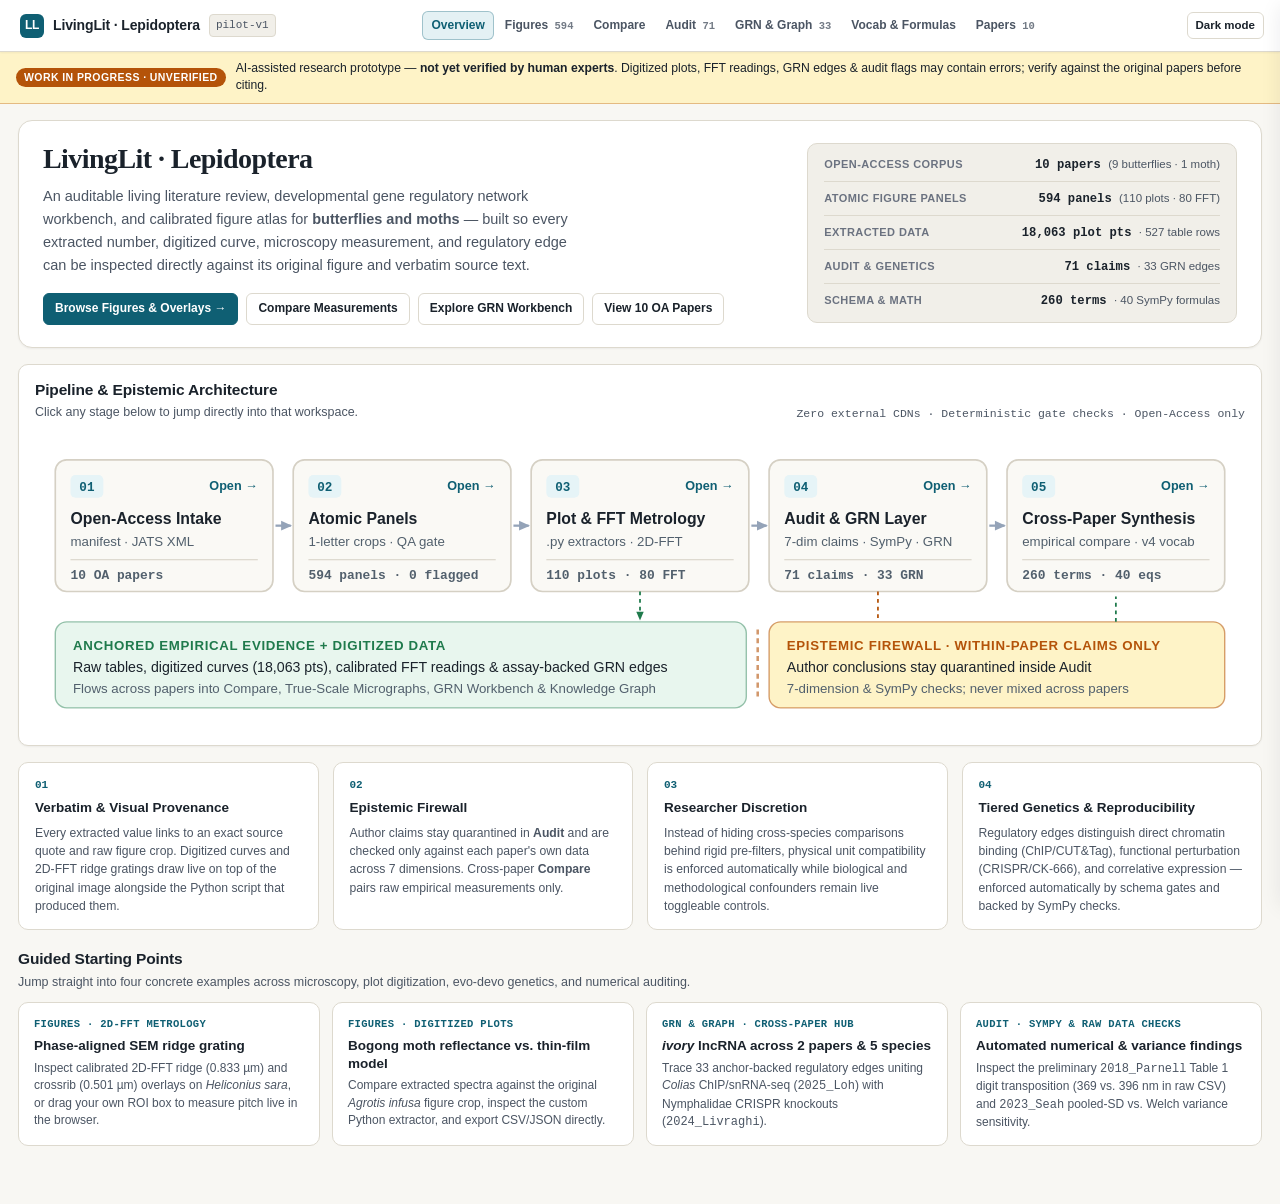
<file: index.html>
<!doctype html>
<html lang="en" data-theme="light">
<head>
  <meta charset="utf-8" />
  <meta name="viewport" content="width=device-width, initial-scale=1" />
  <title>LivingLit · Lepidoptera — Pilot Atlas, Metrology &amp; Synthesis</title>
  <meta name="description" content="Auditable figure digitization, calibrated 2D-FFT microscopy metrology, gene regulatory network workbench, relaxed cross-paper synthesis, and 7-dimension within-paper claim auditing for Lepidoptera." />
  <link rel="stylesheet" href="styles/tokens.css" />
  <link rel="stylesheet" href="styles/components.css" />
</head>
<body>
  <header class="topbar" role="banner">
    <button type="button" class="brand brand-btn" data-jump-view="overview" title="Return to Overview">
      <div class="brand-mark" aria-hidden="true">LL</div>
      <div class="brand-title">LivingLit · Lepidoptera</div>
      <span class="brand-tag" id="release-tag">pilot-v1</span>
    </button>

    <nav class="nav-tabs" role="tablist" aria-label="Primary views">
      <button type="button" class="nav-tab active" data-view="overview" role="tab" aria-selected="true" title="Workflow schematic, core principles & guided starting points">Overview</button>
      <button type="button" class="nav-tab" data-view="figures" role="tab" aria-selected="false" title="Panel Atlas, Digitized Plots & True-Scale Micrographs">Figures <span class="cnt" id="cnt-figures"></span></button>
      <button type="button" class="nav-tab" data-view="compare" role="tab" aria-selected="false" title="Cross-paper empirical comparison with live context-matching toggles">Compare</button>
      <button type="button" class="nav-tab" data-view="audit" role="tab" aria-selected="false" title="7-dimension within-paper claim audit, SymPy checks & numerical findings">Audit <span class="cnt" id="cnt-audit"></span></button>
      <button type="button" class="nav-tab" data-view="graph" role="tab" aria-selected="false" title="Gene Regulatory Network (GRN), Genomic Tables & Corpus Knowledge Graph">GRN &amp; Graph <span class="cnt" id="cnt-grn"></span></button>
      <button type="button" class="nav-tab" data-view="schema" role="tab" aria-selected="false" title="Controlled Vocabulary & interactive SymPy Formula Workbench">Vocab &amp; Formulas</button>
      <button type="button" class="nav-tab" data-view="papers" role="tab" aria-selected="false" title="Open-Access paper manifests, QA scorecards & author scripts">Papers <span class="cnt" id="cnt-papers"></span></button>
    </nav>

    <div class="topbar-right">
      <div class="kpi-inline" id="kpi-inline"></div>
      <button type="button" class="btn btn-sm" id="btn-theme" title="Toggle light / dark theme">Dark mode</button>
    </div>
  </header>

  <div class="wip-banner" role="status" aria-label="Work in progress notice">
    <span class="wip-badge">Work in Progress · Unverified</span>
    <span>
      AI-assisted research prototype — <strong>not yet verified by human experts</strong>. Digitized plots, FFT readings, GRN edges &amp; audit flags may contain errors; verify against the original papers before citing.
    </span>
  </div>

  <main class="main-wrap" id="app-root" role="main">
    <div class="card">Loading LivingLit · Lepidoptera release bundle…</div>
  </main>

  <div class="drawer-backdrop" id="drawer-backdrop"></div>
  <aside class="drawer" id="audit-drawer" aria-label="Result Audit Drawer">
    <div class="drawer-head">
      <div>
        <div class="mono" style="font-size:11px;color:var(--ink-2)" id="drawer-sub">Empirical Evidence Audit</div>
        <div style="font-weight:700;font-size:14.5px" id="drawer-title">Result</div>
      </div>
      <button type="button" class="btn btn-sm" id="drawer-close">Close</button>
    </div>
    <div class="drawer-body" id="drawer-body"></div>
  </aside>

  
  <script src="js/state.js"></script>
  <script src="js/overlays.js"></script>
  <script src="js/charts.js"></script>
  <script src="js/views/drawer.js"></script>
  <script src="js/views/overview.js"></script>
  <script src="js/views/atlas.js"></script>
  <script src="js/views/vault.js"></script>
  <script src="js/views/scale_comparator.js"></script>
  <script src="js/views/figures.js"></script>
  <script src="js/views/compare.js"></script>
  <script src="js/views/audit.js"></script>
  <script src="js/views/graph.js"></script>
  <script src="js/views/vocab_formulas.js"></script>
  <script src="js/views/papers_schema.js"></script>
  <script src="js/main.js"></script>
</body>
</html>
</file>
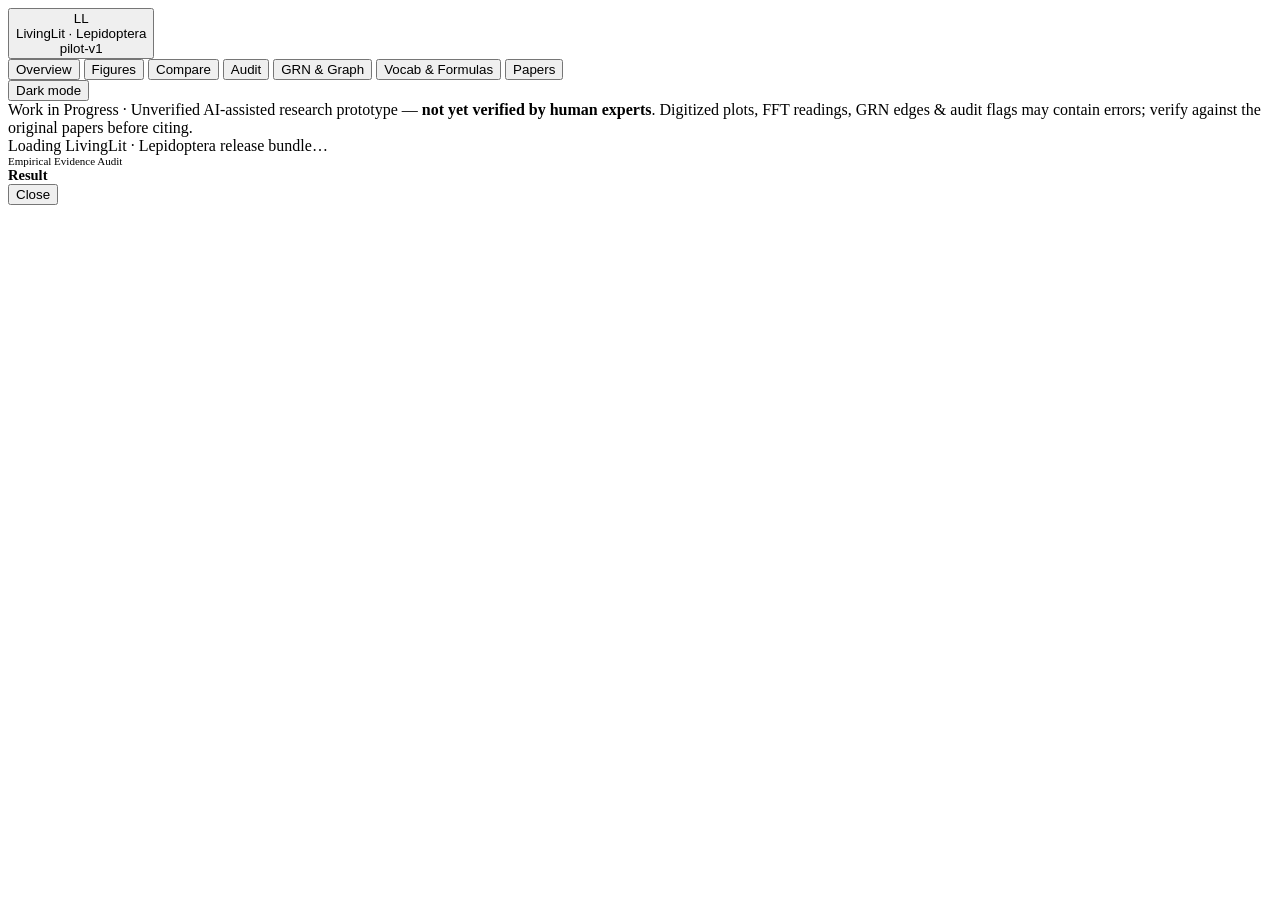
<file: web/index.template.html>
<!doctype html>
<html lang="en" data-theme="light">
<head>
  <meta charset="utf-8" />
  <meta name="viewport" content="width=device-width, initial-scale=1" />
  <title>LivingLit · Lepidoptera — Pilot Atlas, Metrology &amp; Synthesis</title>
  <meta name="description" content="Auditable figure digitization, calibrated 2D-FFT microscopy metrology, gene regulatory network workbench, relaxed cross-paper synthesis, and 7-dimension within-paper claim auditing for Lepidoptera." />
  <!--STYLES-->
</head>
<body>
  <header class="topbar" role="banner">
    <button type="button" class="brand brand-btn" data-jump-view="overview" title="Return to Overview">
      <div class="brand-mark" aria-hidden="true">LL</div>
      <div class="brand-title">LivingLit · Lepidoptera</div>
      <span class="brand-tag" id="release-tag">pilot-v1</span>
    </button>

    <nav class="nav-tabs" role="tablist" aria-label="Primary views">
      <button type="button" class="nav-tab active" data-view="overview" role="tab" aria-selected="true" title="Workflow schematic, core principles & guided starting points">Overview</button>
      <button type="button" class="nav-tab" data-view="figures" role="tab" aria-selected="false" title="Panel Atlas, Digitized Plots & True-Scale Micrographs">Figures <span class="cnt" id="cnt-figures"></span></button>
      <button type="button" class="nav-tab" data-view="compare" role="tab" aria-selected="false" title="Cross-paper empirical comparison with live context-matching toggles">Compare</button>
      <button type="button" class="nav-tab" data-view="audit" role="tab" aria-selected="false" title="7-dimension within-paper claim audit, SymPy checks & numerical findings">Audit <span class="cnt" id="cnt-audit"></span></button>
      <button type="button" class="nav-tab" data-view="graph" role="tab" aria-selected="false" title="Gene Regulatory Network (GRN), Genomic Tables & Corpus Knowledge Graph">GRN &amp; Graph <span class="cnt" id="cnt-grn"></span></button>
      <button type="button" class="nav-tab" data-view="schema" role="tab" aria-selected="false" title="Controlled Vocabulary & interactive SymPy Formula Workbench">Vocab &amp; Formulas</button>
      <button type="button" class="nav-tab" data-view="papers" role="tab" aria-selected="false" title="Open-Access paper manifests, QA scorecards & author scripts">Papers <span class="cnt" id="cnt-papers"></span></button>
    </nav>

    <div class="topbar-right">
      <div class="kpi-inline" id="kpi-inline"></div>
      <button type="button" class="btn btn-sm" id="btn-theme" title="Toggle light / dark theme">Dark mode</button>
    </div>
  </header>

  <div class="wip-banner" role="status" aria-label="Work in progress notice">
    <span class="wip-badge">Work in Progress · Unverified</span>
    <span>
      AI-assisted research prototype — <strong>not yet verified by human experts</strong>. Digitized plots, FFT readings, GRN edges &amp; audit flags may contain errors; verify against the original papers before citing.
    </span>
  </div>

  <main class="main-wrap" id="app-root" role="main">
    <div class="card">Loading LivingLit · Lepidoptera release bundle…</div>
  </main>

  <div class="drawer-backdrop" id="drawer-backdrop"></div>
  <aside class="drawer" id="audit-drawer" aria-label="Result Audit Drawer">
    <div class="drawer-head">
      <div>
        <div class="mono" style="font-size:11px;color:var(--ink-2)" id="drawer-sub">Empirical Evidence Audit</div>
        <div style="font-weight:700;font-size:14.5px" id="drawer-title">Result</div>
      </div>
      <button type="button" class="btn btn-sm" id="drawer-close">Close</button>
    </div>
    <div class="drawer-body" id="drawer-body"></div>
  </aside>

  <!--DATA_SCRIPT-->
  <!--APP_SCRIPTS-->
</body>
</html>
</file>
<file: styles/tokens.css>
/* Editorial Scientific Design Tokens — Light (warm archival ivory) & Dark (deep slate) */
:root {
  --bg: #f8f7f3;
  --surface: #ffffff;
  --surface-2: #f1efe9;
  --surface-3: #e7e4dc;
  --ink: #1a222b;
  --ink-2: #4b5563;
  --ink-3: #6b7280;
  --border: #ddd9ce;
  --border-strong: #c4bfb1;
  --accent: #0f5f73;
  --accent-soft: #e4f1f4;
  --accent-ink: #ffffff;
  --ok: #1f7a4c;
  --ok-soft: #e6f4ec;
  --warn: #b45309;
  --warn-soft: #fef3c7;
  --bad: #b91c1c;
  --bad-soft: #fee2e2;
  --info: #1d4ed8;
  --info-soft: #dbeafe;
  --shadow-sm: 0 1px 2px rgba(20, 26, 34, 0.05);
  --shadow-md: 0 6px 20px rgba(20, 26, 34, 0.08);
  --radius-sm: 6px;
  --radius-md: 10px;
  --radius-lg: 14px;
  --font-sans: ui-sans-serif, -apple-system, BlinkMacSystemFont, "Segoe UI", Roboto, Helvetica, Arial, sans-serif;
  --font-serif: ui-serif, Georgia, Cambria, "Times New Roman", Times, serif;
  --font-mono: ui-monospace, SFMono-Regular, Menlo, Monaco, Consolas, "Liberation Mono", monospace;
}

html[data-theme="dark"] {
  --bg: #10151c;
  --surface: #171e27;
  --surface-2: #1e2733;
  --surface-3: #283444;
  --ink: #e8edf3;
  --ink-2: #a9b6c5;
  --ink-3: #7f8fa3;
  --border: #2a3545;
  --border-strong: #3c4b61;
  --accent: #4ab3c9;
  --accent-soft: rgba(74, 179, 201, 0.16);
  --accent-ink: #08131a;
  --ok: #4ade80;
  --ok-soft: rgba(74, 222, 128, 0.14);
  --warn: #fbbf24;
  --warn-soft: rgba(251, 191, 36, 0.14);
  --bad: #f87171;
  --bad-soft: rgba(248, 113, 113, 0.16);
  --info: #60a5fa;
  --info-soft: rgba(96, 165, 250, 0.16);
  --shadow-sm: 0 1px 2px rgba(0, 0, 0, 0.35);
  --shadow-md: 0 8px 26px rgba(0, 0, 0, 0.45);
}

* { box-sizing: border-box; }
html, body {
  margin: 0;
  padding: 0;
  background: var(--bg);
  color: var(--ink);
  font-family: var(--font-sans);
  font-size: 13.5px;
  line-height: 1.48;
  -webkit-font-smoothing: antialiased;
}
button, input, select { font: inherit; color: inherit; }
code, pre { font-family: var(--font-mono); }
</file>
<file: styles/components.css>
/* Single-Row Topbar, Master-Detail Atlas, Vault, Comparator, Compare, Audit, Graph & Drawer */
.topbar {
  position: sticky;
  top: 0;
  z-index: 40;
  height: 52px;
  display: flex;
  align-items: center;
  justify-content: space-between;
  gap: 12px;
  padding: 0 16px;
  background: var(--surface);
  border-bottom: 1px solid var(--border);
  box-shadow: var(--shadow-sm);
}

.brand {
  display: flex;
  align-items: center;
  gap: 9px;
  white-space: nowrap;
  flex-shrink: 0;
}
.brand-mark {
  width: 24px;
  height: 24px;
  border-radius: 6px;
  background: var(--accent);
  color: var(--accent-ink);
  display: grid;
  place-items: center;
  font-weight: 800;
  font-size: 12px;
  letter-spacing: -0.02em;
}
.brand-title {
  font-weight: 700;
  font-size: 14px;
  letter-spacing: -0.01em;
}
.brand-tag {
  font-size: 11px;
  font-family: var(--font-mono);
  padding: 2px 6px;
  border-radius: 4px;
  background: var(--surface-2);
  color: var(--ink-2);
  border: 1px solid var(--border);
}

.nav-tabs {
  display: flex;
  align-items: center;
  gap: 2px;
  overflow-x: auto;
  scrollbar-width: none;
}
.nav-tabs::-webkit-scrollbar { display: none; }
.nav-tab {
  border: 1px solid transparent;
  background: transparent;
  color: var(--ink-2);
  padding: 5px 8px;
  border-radius: var(--radius-sm);
  font-size: 12px;
  font-weight: 600;
  cursor: pointer;
  white-space: nowrap;
  transition: background 0.14s, color 0.14s, border-color 0.14s;
}
.nav-tab:hover { background: var(--surface-2); color: var(--ink); }
.nav-tab.active {
  background: var(--accent-soft);
  color: var(--accent);
  border-color: color-mix(in srgb, var(--accent) 32%, transparent);
}
.nav-tab .cnt {
  font-family: var(--font-mono);
  font-size: 10.5px;
  opacity: 0.78;
  margin-left: 3px;
}

.topbar-right {
  display: flex;
  align-items: center;
  gap: 8px;
  flex-shrink: 0;
}
.kpi-inline {
  display: flex;
  align-items: center;
  gap: 8px;
  font-size: 11px;
  color: var(--ink-2);
  font-family: var(--font-mono);
  white-space: nowrap;
}
@media (max-width: 1480px) { .kpi-inline { display: none; } }

.wip-banner {
  display: flex;
  align-items: center;
  gap: 10px;
  padding: 8px 16px;
  background: var(--warn-soft);
  border-bottom: 1px solid color-mix(in srgb, var(--warn) 36%, transparent);
  color: var(--ink);
  font-size: 12.2px;
  line-height: 1.42;
}
.wip-badge {
  flex-shrink: 0;
  display: inline-flex;
  align-items: center;
  padding: 2px 8px;
  border-radius: 999px;
  background: var(--warn);
  color: #ffffff;
  font-size: 10.5px;
  font-weight: 800;
  letter-spacing: 0.04em;
  text-transform: uppercase;
}
html[data-theme="dark"] .wip-badge {
  color: #10151c;
}

.btn {
  display: inline-flex;
  align-items: center;
  gap: 6px;
  padding: 6px 11px;
  border-radius: var(--radius-sm);
  border: 1px solid var(--border);
  background: var(--surface);
  color: var(--ink);
  font-size: 12px;
  font-weight: 600;
  cursor: pointer;
  white-space: nowrap;
  transition: background 0.14s, border-color 0.14s;
}
.btn:hover { background: var(--surface-2); border-color: var(--border-strong); }
.btn.primary {
  background: var(--accent);
  color: var(--accent-ink);
  border-color: var(--accent);
}
.btn.primary:hover { filter: brightness(1.06); }
.btn.active {
  background: var(--accent-soft);
  color: var(--accent);
  border-color: var(--accent);
}
.btn-sm { padding: 4px 8px; font-size: 11.5px; }

.main-wrap {
  max-width: 1520px;
  margin: 0 auto;
  padding: 16px 18px 42px;
}

/* Filter bar & strip */
.toolbar {
  display: flex;
  flex-wrap: wrap;
  align-items: center;
  gap: 8px;
  padding: 10px 12px;
  background: var(--surface);
  border: 1px solid var(--border);
  border-radius: var(--radius-md);
  margin-bottom: 14px;
}
.toolbar select, .toolbar input[type="search"], .toolbar input[type="text"] {
  padding: 5px 9px;
  border-radius: var(--radius-sm);
  border: 1px solid var(--border);
  background: var(--bg);
  color: var(--ink);
  font-size: 12.5px;
}
.toolbar input[type="search"] { min-width: 190px; flex: 1; max-width: 300px; }
.toolbar label.chk {
  display: inline-flex;
  align-items: center;
  gap: 5px;
  font-size: 12px;
  color: var(--ink-2);
  cursor: pointer;
  user-select: none;
}

/* Badges & Pills */
.pill {
  display: inline-flex;
  align-items: center;
  gap: 4px;
  padding: 2px 7px;
  border-radius: 999px;
  font-size: 11px;
  font-weight: 600;
  border: 1px solid var(--border);
  background: var(--surface-2);
  color: var(--ink-2);
  white-space: nowrap;
}
.pill.ok { background: var(--ok-soft); color: var(--ok); border-color: color-mix(in srgb, var(--ok) 35%, transparent); }
.pill.warn { background: var(--warn-soft); color: var(--warn); border-color: color-mix(in srgb, var(--warn) 35%, transparent); }
.pill.bad { background: var(--bad-soft); color: var(--bad); border-color: color-mix(in srgb, var(--bad) 35%, transparent); }
.pill.info { background: var(--info-soft); color: var(--info); border-color: color-mix(in srgb, var(--info) 35%, transparent); }
.pill.accent { background: var(--accent-soft); color: var(--accent); border-color: color-mix(in srgb, var(--accent) 35%, transparent); }
.pill-btn { cursor: pointer; }
.pill-btn:hover { filter: brightness(0.95); }

/* Cards & Grids */
.card {
  background: var(--surface);
  border: 1px solid var(--border);
  border-radius: var(--radius-md);
  padding: 14px 16px;
  box-shadow: var(--shadow-sm);
}
.card-title {
  margin: 0 0 8px;
  font-size: 14px;
  font-weight: 700;
  display: flex;
  align-items: center;
  justify-content: space-between;
  gap: 8px;
}
.section-head {
  display: flex;
  align-items: baseline;
  justify-content: space-between;
  gap: 12px;
  margin: 0 0 10px;
}
.section-head h2 { margin: 0; font-size: 16px; font-weight: 700; letter-spacing: -0.01em; }
.muted { color: var(--ink-2); font-size: 12px; }
.mono { font-family: var(--font-mono); }

/* Master-detail Atlas & Vault */
.split-atlas {
  display: grid;
  grid-template-columns: minmax(340px, 1.05fr) minmax(420px, 1.25fr);
  gap: 14px;
  align-items: start;
}
@media (max-width: 1040px) { .split-atlas { grid-template-columns: 1fr; } }

.panel-grid {
  display: grid;
  grid-template-columns: repeat(auto-fill, minmax(170px, 1fr));
  gap: 9px;
  max-height: calc(100vh - 170px);
  overflow-y: auto;
  padding-right: 4px;
}
.panel-tile {
  background: var(--surface);
  border: 1px solid var(--border);
  border-radius: var(--radius-sm);
  overflow: hidden;
  cursor: pointer;
  text-align: left;
  padding: 0;
  display: flex;
  flex-direction: column;
  transition: border-color 0.14s, transform 0.12s;
}
.panel-tile:hover { border-color: var(--accent); transform: translateY(-1px); }
.panel-tile.selected { border-color: var(--accent); box-shadow: 0 0 0 2px var(--accent-soft); }
.panel-thumb-wrap {
  aspect-ratio: 4 / 3;
  background: var(--surface-2);
  display: flex;
  align-items: center;
  justify-content: center;
  overflow: hidden;
  position: relative;
}
.panel-thumb-wrap img { width: 100%; height: 100%; object-fit: contain; display: block; }
.panel-tile-meta { padding: 7px 8px; display: flex; flex-direction: column; gap: 4px; }
.panel-tile-id { font-family: var(--font-mono); font-size: 11.5px; font-weight: 700; color: var(--ink); }
.panel-tile-title { font-size: 11px; color: var(--ink-2); display: -webkit-box; -webkit-line-clamp: 2; -webkit-box-orient: vertical; overflow: hidden; }
.panel-tile-badges { display: flex; flex-wrap: wrap; gap: 4px; margin-top: 2px; }

.inspector-sticky {
  position: sticky;
  top: 66px;
  display: flex;
  flex-direction: column;
  gap: 12px;
}

/* Interactive Image + Overlay Canvas Stage */
.stage-wrap {
  position: relative;
  width: 100%;
  background: #0d1117;
  border-radius: var(--radius-sm);
  border: 1px solid var(--border);
  overflow: hidden;
  display: flex;
  align-items: center;
  justify-content: center;
  min-height: 280px;
  max-height: 500px;
}
.stage-wrap canvas {
  max-width: 100%;
  max-height: 500px;
  width: auto;
  height: auto;
  display: block;
}
.stage-controls {
  display: flex;
  flex-wrap: wrap;
  align-items: center;
  justify-content: space-between;
  gap: 8px;
}
.code-viewer {
  margin: 0;
  padding: 12px;
  background: var(--surface-2);
  border: 1px solid var(--border);
  border-radius: var(--radius-sm);
  font-size: 11.5px;
  line-height: 1.45;
  overflow: auto;
  max-height: 360px;
  color: var(--ink);
}

/* Vault side-by-side */
.vault-pair {
  display: grid;
  grid-template-columns: 1fr 1fr;
  gap: 12px;
}
@media (max-width: 900px) { .vault-pair { grid-template-columns: 1fr; } }
.chart-canvas-box {
  background: var(--surface-2);
  border: 1px solid var(--border);
  border-radius: var(--radius-sm);
  padding: 8px;
  position: relative;
}
.chart-canvas-box canvas { width: 100%; height: 320px; display: block; }

/* True-Scale Comparator */
.scale-grid {
  display: grid;
  grid-template-columns: repeat(auto-fit, minmax(300px, 1fr));
  gap: 12px;
}
.scale-card-canvas {
  width: 100%;
  height: 300px;
  background: #0b0f14;
  border-radius: var(--radius-sm);
  border: 1px solid var(--border);
  display: block;
}

/* Relaxed Compare controls & cards */
.policy-grid {
  display: grid;
  grid-template-columns: repeat(auto-fill, minmax(210px, 1fr));
  gap: 8px;
  margin-bottom: 12px;
}
.policy-chip {
  display: flex;
  align-items: center;
  justify-content: space-between;
  gap: 8px;
  padding: 7px 10px;
  border-radius: var(--radius-sm);
  border: 1px solid var(--border);
  background: var(--surface-2);
  font-size: 12px;
}
.policy-chip.strict { border-color: var(--accent); background: var(--accent-soft); }
.epistemic-banner {
  padding: 9px 12px;
  border-radius: var(--radius-sm);
  background: var(--info-soft);
  border: 1px solid color-mix(in srgb, var(--info) 35%, transparent);
  color: var(--ink);
  font-size: 12px;
  margin-bottom: 12px;
}
.comp-card {
  background: var(--surface);
  border: 1px solid var(--border);
  border-radius: var(--radius-md);
  padding: 13px 15px;
  margin-bottom: 10px;
}
.comp-card.blocked { opacity: 0.62; border-style: dashed; }
.comp-sides {
  display: grid;
  grid-template-columns: 1fr auto 1fr;
  gap: 10px;
  align-items: center;
  margin: 8px 0;
}
.side-box {
  padding: 9px 11px;
  border-radius: var(--radius-sm);
  background: var(--surface-2);
  border: 1px solid var(--border);
}
.diff-row { display: flex; flex-wrap: wrap; gap: 5px; margin-top: 8px; }

/* Tables (Audit, Claims, Formulas, Papers) */
.data-table {
  width: 100%;
  border-collapse: collapse;
  font-size: 12.5px;
}
.data-table th, .data-table td {
  padding: 8px 10px;
  border-bottom: 1px solid var(--border);
  text-align: left;
  vertical-align: top;
}
.data-table th {
  font-size: 11px;
  text-transform: uppercase;
  letter-spacing: 0.04em;
  color: var(--ink-2);
  background: var(--surface-2);
  position: sticky;
  top: 0;
}
.dim-strip { display: flex; flex-wrap: wrap; gap: 4px; margin-top: 5px; }

/* Knowledge Graph */
.graph-layout {
  display: grid;
  grid-template-columns: 1fr 320px;
  gap: 14px;
}
@media (max-width: 1000px) { .graph-layout { grid-template-columns: 1fr; } }
.graph-canvas {
  width: 100%;
  height: 560px;
  background: var(--surface);
  border: 1px solid var(--border);
  border-radius: var(--radius-md);
  display: block;
  cursor: grab;
}
.graph-canvas:active { cursor: grabbing; }

/* Slide-over Result Audit Drawer */
.drawer-backdrop {
  position: fixed;
  inset: 0;
  background: rgba(10, 14, 20, 0.45);
  z-index: 80;
  display: none;
}
.drawer-backdrop.open { display: block; }
.drawer {
  position: fixed;
  top: 0;
  right: 0;
  bottom: 0;
  width: min(560px, 94vw);
  background: var(--surface);
  border-left: 1px solid var(--border);
  box-shadow: var(--shadow-md);
  z-index: 90;
  transform: translateX(100%);
  transition: transform 0.2s ease;
  display: flex;
  flex-direction: column;
}
.drawer.open { transform: translateX(0); }
.drawer-head {
  padding: 14px 16px;
  border-bottom: 1px solid var(--border);
  display: flex;
  align-items: center;
  justify-content: space-between;
  gap: 10px;
}
.drawer-body {
  padding: 16px;
  overflow-y: auto;
  flex: 1;
  display: flex;
  flex-direction: column;
  gap: 14px;
}
.quote-block {
  margin: 0;
  padding: 10px 12px;
  border-left: 3px solid var(--accent);
  background: var(--surface-2);
  border-radius: 0 var(--radius-sm) var(--radius-sm) 0;
  font-family: var(--font-serif);
  font-size: 13px;
}

/* Metadata key-value grid */
.kv-grid {
  display: grid;
  grid-template-columns: repeat(auto-fill, minmax(165px, 1fr));
  gap: 7px;
}
.kv-item {
  padding: 6px 8px;
  background: var(--surface-2);
  border-radius: var(--radius-sm);
  border: 1px solid var(--border);
}
.kv-k { font-size: 10.5px; text-transform: uppercase; letter-spacing: 0.04em; color: var(--ink-3); }
.kv-v { font-size: 12px; font-weight: 600; color: var(--ink); margin-top: 1px; word-break: break-word; }
.kv-clickable {
  cursor: pointer;
  text-align: left;
  width: 100%;
  transition: border-color 0.14s, background 0.14s, transform 0.1s;
}
.kv-clickable:hover {
  border-color: var(--accent);
  background: var(--accent-soft);
  transform: translateY(-1px);
}

/* Vocab & Formulas Explorer */
.schema-hero {
  display: flex;
  flex-wrap: wrap;
  align-items: center;
  justify-content: space-between;
  gap: 12px;
  margin-bottom: 14px;
}
.seg-switch {
  display: inline-flex;
  padding: 3px;
  gap: 3px;
  background: var(--surface-2);
  border: 1px solid var(--border);
  border-radius: var(--radius-md);
}
.seg-btn {
  border: 1px solid transparent;
  background: transparent;
  color: var(--ink-2);
  padding: 6px 13px;
  border-radius: 7px;
  font-size: 12.5px;
  font-weight: 700;
  cursor: pointer;
  display: inline-flex;
  align-items: center;
  gap: 6px;
  transition: background 0.14s, color 0.14s, box-shadow 0.14s;
}
.seg-btn:hover { color: var(--ink); }
.seg-btn.active {
  background: var(--surface);
  color: var(--accent);
  border-color: var(--border);
  box-shadow: var(--shadow-sm);
}

/* 3-pane Vocabulary Explorer */
.vocab-layout {
  display: grid;
  grid-template-columns: 235px minmax(310px, 1fr) minmax(380px, 1.15fr);
  gap: 14px;
  align-items: start;
}
@media (max-width: 1180px) {
  .vocab-layout { grid-template-columns: 210px 1fr; }
  .vocab-detail { grid-column: 1 / -1; position: static !important; }
}
@media (max-width: 780px) {
  .vocab-layout { grid-template-columns: 1fr; }
}
.field-rail {
  display: flex;
  flex-direction: column;
  gap: 3px;
}
.field-rail-btn {
  display: flex;
  align-items: center;
  justify-content: space-between;
  gap: 8px;
  width: 100%;
  padding: 6px 9px;
  border-radius: var(--radius-sm);
  border: 1px solid transparent;
  background: transparent;
  color: var(--ink);
  font-size: 12px;
  font-weight: 600;
  text-align: left;
  cursor: pointer;
  transition: background 0.12s, border-color 0.12s;
}
.field-rail-btn:hover { background: var(--surface-2); }
.field-rail-btn.active {
  background: var(--accent-soft);
  color: var(--accent);
  border-color: color-mix(in srgb, var(--accent) 32%, transparent);
}
.field-rail-meta {
  display: inline-flex;
  align-items: center;
  gap: 5px;
  font-family: var(--font-mono);
  font-size: 11px;
  color: var(--ink-3);
}
.used-dot {
  width: 7px;
  height: 7px;
  border-radius: 50%;
  background: var(--ok);
  display: inline-block;
  flex-shrink: 0;
}

.term-list {
  display: flex;
  flex-direction: column;
  gap: 4px;
  max-height: calc(100vh - 235px);
  overflow-y: auto;
  padding-right: 4px;
}
.term-row {
  display: flex;
  align-items: center;
  justify-content: space-between;
  gap: 8px;
  width: 100%;
  padding: 7px 10px;
  border-radius: var(--radius-sm);
  border: 1px solid var(--border);
  background: var(--surface);
  text-align: left;
  cursor: pointer;
  transition: border-color 0.12s, background 0.12s;
}
.term-row:hover { border-color: var(--accent); background: var(--surface-2); }
.term-row.selected {
  border-color: var(--accent);
  background: var(--accent-soft);
  box-shadow: inset 3px 0 0 var(--accent);
}
.term-tree-branch {
  color: var(--ink-3);
  font-family: var(--font-mono);
  font-size: 11px;
  margin-right: 4px;
  user-select: none;
}
.breadcrumb {
  display: flex;
  flex-wrap: wrap;
  align-items: center;
  gap: 4px;
  margin-bottom: 8px;
  font-size: 11.5px;
}
.breadcrumb-sep { color: var(--ink-3); }

/* 2-pane Formula Library Workbench */
.formula-layout {
  display: grid;
  grid-template-columns: minmax(340px, 0.95fr) minmax(440px, 1.3fr);
  gap: 14px;
  align-items: start;
}
@media (max-width: 1020px) {
  .formula-layout { grid-template-columns: 1fr; }
}
.formula-list {
  display: flex;
  flex-direction: column;
  gap: 7px;
  max-height: calc(100vh - 230px);
  overflow-y: auto;
  padding-right: 4px;
}
.formula-group-label {
  font-size: 11px;
  font-weight: 700;
  text-transform: uppercase;
  letter-spacing: 0.05em;
  color: var(--ink-3);
  margin: 8px 2px 2px;
}
.formula-card {
  display: flex;
  flex-direction: column;
  gap: 5px;
  width: 100%;
  padding: 10px 12px;
  border-radius: var(--radius-sm);
  border: 1px solid var(--border);
  background: var(--surface);
  text-align: left;
  cursor: pointer;
  transition: border-color 0.12s, background 0.12s;
}
.formula-card.lep { border-left: 3px solid var(--accent); }
.formula-card:hover { border-color: var(--accent); background: var(--surface-2); }
.formula-card.selected {
  border-color: var(--accent);
  background: var(--accent-soft);
  box-shadow: 0 0 0 1px var(--accent);
}
.eq-preview {
  font-family: var(--font-serif);
  font-size: 14.5px;
  color: var(--ink);
  line-height: 1.35;
}
.eq-banner {
  padding: 13px 15px;
  border-radius: var(--radius-sm);
  background: var(--surface-2);
  border: 1px solid var(--border);
  display: flex;
  flex-direction: column;
  gap: 6px;
}
.eq-banner-math {
  font-family: var(--font-serif);
  font-size: 19px;
  line-height: 1.45;
  color: var(--ink);
  letter-spacing: 0.01em;
}
.eq-banner-math sub, .eq-preview sub { font-size: 0.72em; line-height: 0; }
.eq-banner-math sup, .eq-preview sup { font-size: 0.72em; line-height: 0; }
.eq-sympy-row {
  display: flex;
  align-items: center;
  justify-content: space-between;
  gap: 8px;
  padding-top: 6px;
  border-top: 1px dashed var(--border);
  font-size: 11.5px;
  color: var(--ink-2);
}

.calc-box {
  padding: 12px 14px;
  border-radius: var(--radius-sm);
  background: var(--surface-2);
  border: 1px solid var(--border);
}
.calc-inputs {
  display: grid;
  grid-template-columns: repeat(auto-fill, minmax(145px, 1fr));
  gap: 8px;
  margin: 8px 0 10px;
}
.calc-field {
  display: flex;
  flex-direction: column;
  gap: 3px;
}
.calc-field label {
  font-size: 11px;
  color: var(--ink-2);
  display: flex;
  justify-content: space-between;
  gap: 4px;
}
.calc-field input {
  width: 100%;
  padding: 5px 8px;
  border-radius: var(--radius-sm);
  border: 1px solid var(--border-strong);
  background: var(--surface);
  color: var(--ink);
  font-family: var(--font-mono);
  font-size: 12.5px;
}
.calc-field input:focus {
  outline: 2px solid var(--accent-soft);
  border-color: var(--accent);
}
.calc-outputs {
  display: flex;
  flex-wrap: wrap;
  gap: 8px;
  align-items: center;
  padding-top: 8px;
  border-top: 1px solid var(--border);
}
.calc-result-chip {
  padding: 6px 10px;
  border-radius: var(--radius-sm);
  background: var(--surface);
  border: 1px solid color-mix(in srgb, var(--accent) 40%, var(--border));
  font-family: var(--font-mono);
  font-size: 13px;
  font-weight: 700;
  color: var(--accent);
}
.warn-callout {
  padding: 9px 11px;
  border-radius: var(--radius-sm);
  background: var(--warn-soft);
  border: 1px solid color-mix(in srgb, var(--warn) 35%, transparent);
  color: var(--ink);
  font-size: 12px;
}
.chip-row {
  display: flex;
  flex-wrap: wrap;
  gap: 6px;
}

/* GRN Workbench, Genomic Tables & External Xref Links */
.xref-link {
  text-decoration: none;
  cursor: pointer;
}
.xref-link:hover {
  text-decoration: underline;
  filter: brightness(0.95);
}
.grn-legend {
  display: flex;
  flex-wrap: wrap;
  align-items: center;
  gap: 12px;
  padding: 7px 12px;
  margin-bottom: 12px;
  border-radius: var(--radius-sm);
  background: var(--surface);
  border: 1px solid var(--border);
  font-size: 11.5px;
  color: var(--ink-2);
}
.grn-legend span {
  display: inline-flex;
  align-items: center;
  gap: 5px;
}
.grn-layout {
  display: grid;
  grid-template-columns: minmax(480px, 1.45fr) minmax(320px, 1fr);
  gap: 14px;
  align-items: start;
}
@media (max-width: 1080px) {
  .grn-layout { grid-template-columns: 1fr; }
}
.grn-svg {
  width: 100%;
  height: auto;
  display: block;
  border-radius: var(--radius-sm);
}
.grn-node:hover rect {
  filter: brightness(0.96);
}
.grn-row:hover {
  background: var(--surface-2);
}
.grn-row.selected {
  background: var(--accent-soft);
}
.grn-thumb-strip {
  display: grid;
  grid-template-columns: repeat(3, minmax(0, 1fr));
  gap: 7px;
}
.grn-mini-thumb {
  padding: 4px;
  border: 1px solid var(--border);
  border-radius: var(--radius-sm);
  background: var(--surface-2);
  display: flex;
  flex-direction: column;
  align-items: center;
  gap: 3px;
  cursor: pointer;
  color: var(--ink-2);
  font-size: 10.5px;
}
.grn-mini-thumb:hover { border-color: var(--accent); color: var(--accent); }
.grn-mini-thumb img {
  width: 100%;
  height: 62px;
  object-fit: cover;
  border-radius: 3px;
  display: block;
}
.volcano-svg {
  width: 100%;
  max-height: 330px;
  height: auto;
  display: block;
  border-radius: var(--radius-sm);
}
.peak-bar-bg {
  width: 58px;
  height: 7px;
  border-radius: 99px;
  background: var(--surface-2);
  border: 1px solid var(--border);
  overflow: hidden;
  flex-shrink: 0;
}
.peak-bar-fill {
  height: 100%;
  border-radius: 99px;
}

/* Clickable topbar brand button */
.brand-btn {
  border: none;
  background: transparent;
  padding: 2px 4px;
  border-radius: var(--radius-sm);
  cursor: pointer;
  color: inherit;
  text-align: left;
}
.brand-btn:hover { background: var(--surface-2); }

/* ========================================================================
   Overview Landing Page (Editorial Scientific Architecture & Guided Entry)
   ======================================================================== */
.ov-hero {
  display: grid;
  grid-template-columns: minmax(0, 1.55fr) minmax(270px, 0.9fr);
  gap: 24px;
  align-items: start;
  padding: 22px 24px;
  margin-bottom: 16px;
  background: var(--surface);
  border: 1px solid var(--border);
  border-radius: var(--radius-lg);
  box-shadow: var(--shadow-sm);
}
.ov-title {
  margin: 0 0 10px;
  font-family: var(--font-serif);
  font-size: 28px;
  font-weight: 700;
  letter-spacing: -0.02em;
  line-height: 1.16;
  color: var(--ink);
}
.ov-lead {
  margin: 0 0 16px;
  font-size: 14.5px;
  line-height: 1.58;
  color: var(--ink-2);
  max-width: 68ch;
}
.ov-cta-row {
  display: flex;
  flex-wrap: wrap;
  gap: 8px;
}
.ov-ledger {
  margin: 0;
  padding: 12px 16px;
  background: var(--surface-2);
  border: 1px solid var(--border);
  border-radius: var(--radius-md);
  display: flex;
  flex-direction: column;
  gap: 8px;
}
.ov-ledger > div {
  display: flex;
  justify-content: space-between;
  align-items: baseline;
  gap: 10px;
  padding-bottom: 7px;
  border-bottom: 1px solid var(--border);
}
.ov-ledger > div:last-child { padding-bottom: 0; border-bottom: none; }
.ov-ledger dt {
  font-size: 11px;
  font-weight: 700;
  text-transform: uppercase;
  letter-spacing: 0.04em;
  color: var(--ink-3);
}
.ov-ledger dd {
  margin: 0;
  font-family: var(--font-mono);
  font-size: 12.2px;
  font-weight: 700;
  color: var(--ink);
  text-align: right;
}
.ov-ledger dd .muted { font-family: var(--font-sans); font-weight: 500; font-size: 11.5px; }

.ov-section { margin-bottom: 16px; }
.ov-section-head {
  display: flex;
  justify-content: space-between;
  align-items: flex-end;
  gap: 12px;
  flex-wrap: wrap;
  margin-bottom: 10px;
}
.ov-section-head h2 {
  margin: 0;
  font-size: 15.5px;
  font-weight: 800;
  letter-spacing: -0.01em;
}
.ov-section-head p { margin: 2px 0 0; font-size: 12.5px; }

.ov-workflow-svg {
  width: 100%;
  height: auto;
  display: block;
}
.ov-stage-node rect:first-child { transition: stroke 0.15s, fill 0.15s; }
.ov-stage-node:hover rect:first-child { stroke: var(--accent); stroke-width: 1.9; }

.ov-principles {
  display: grid;
  grid-template-columns: repeat(4, minmax(0, 1fr));
  gap: 14px;
  margin-bottom: 18px;
}
.ov-principle {
  padding: 14px 16px;
  background: var(--surface);
  border: 1px solid var(--border);
  border-radius: var(--radius-md);
}
.ov-p-num {
  font-size: 11px;
  font-weight: 800;
  color: var(--accent);
  margin-bottom: 5px;
}
.ov-principle h3 {
  margin: 0 0 6px;
  font-size: 13.5px;
  font-weight: 700;
}
.ov-principle p { margin: 0; font-size: 12.2px; line-height: 1.5; }

.ov-examples {
  display: grid;
  grid-template-columns: repeat(4, minmax(0, 1fr));
  gap: 12px;
}
.ov-example-card {
  text-align: left;
  padding: 14px 15px;
  background: var(--surface);
  border: 1px solid var(--border);
  border-radius: var(--radius-md);
  cursor: pointer;
  display: flex;
  flex-direction: column;
  gap: 5px;
  transition: border-color 0.15s, box-shadow 0.15s, transform 0.12s;
}
.ov-example-card:hover {
  border-color: var(--accent);
  box-shadow: var(--shadow-sm);
  transform: translateY(-1px);
}
.ov-ex-kicker {
  font-size: 10.5px;
  font-weight: 700;
  color: var(--accent);
  text-transform: uppercase;
  letter-spacing: 0.03em;
}
.ov-ex-title {
  font-size: 13.5px;
  font-weight: 700;
  color: var(--ink);
  line-height: 1.3;
}
.ov-example-card .muted { font-size: 12px; line-height: 1.45; }

/* ========================================================================
   Master-Detail Digitized Plots Workspace
   ======================================================================== */
.plots-shell {
  display: grid;
  grid-template-columns: 285px minmax(0, 1fr);
  gap: 14px;
  align-items: start;
}
.plots-sidebar {
  position: sticky;
  top: 66px;
  padding: 11px;
}
.plots-list {
  display: flex;
  flex-direction: column;
  gap: 5px;
  max-height: calc(100vh - 255px);
  overflow-y: auto;
  padding-right: 3px;
}
.plot-row-btn {
  text-align: left;
  padding: 8px 9px;
  border-radius: var(--radius-sm);
  border: 1px solid var(--border);
  background: var(--surface-2);
  cursor: pointer;
  display: flex;
  flex-direction: column;
  gap: 3px;
  transition: border-color 0.12s, background 0.12s;
}
.plot-row-btn:hover { border-color: var(--border-strong); background: var(--surface); }
.plot-row-btn.selected {
  border-color: var(--accent);
  background: var(--accent-soft);
}
.plot-row-top {
  display: flex;
  justify-content: space-between;
  align-items: center;
  gap: 6px;
}
.plot-row-title {
  font-size: 11.3px;
  line-height: 1.32;
  display: -webkit-box;
  -webkit-line-clamp: 2;
  -webkit-box-orient: vertical;
  overflow: hidden;
}

/* ========================================================================
   Compact 7-Dimension Audit Matrix
   ======================================================================== */
.dim-matrix {
  display: grid;
  grid-template-columns: repeat(7, minmax(0, 1fr));
  gap: 4px;
}
.dim-cell {
  display: flex;
  flex-direction: column;
  align-items: center;
  padding: 4px 2px;
  border-radius: 5px;
  font-family: var(--font-mono);
  border: 1px solid transparent;
  cursor: help;
}
.dim-cell.ok { background: var(--ok-soft); color: var(--ok); }
.dim-cell.warn { background: var(--warn-soft); color: var(--warn); border-color: color-mix(in srgb, var(--warn) 35%, transparent); }
.dim-cell.bad { background: var(--bad-soft); color: var(--bad); border-color: color-mix(in srgb, var(--bad) 45%, transparent); font-weight: 800; }
.dim-k { font-size: 9px; font-weight: 700; letter-spacing: 0.02em; }
.dim-s { font-size: 11px; font-weight: 800; line-height: 1.1; }

/* ========================================================================
   Streamlined Paper Cards (4-col KPI row + Quick Jumps)
   ======================================================================== */
.paper-card { display: flex; flex-direction: column; }
.paper-kpi-row {
  display: grid;
  grid-template-columns: repeat(4, minmax(0, 1fr));
  gap: 7px;
}
.paper-actions {
  margin-top: auto;
  padding-top: 10px;
  display: flex;
  flex-wrap: wrap;
  gap: 6px;
}

@media (max-width: 1120px) {
  .ov-hero { grid-template-columns: 1fr; }
  .ov-principles, .ov-examples { grid-template-columns: repeat(2, minmax(0, 1fr)); }
  .plots-shell { grid-template-columns: 1fr; }
  .plots-sidebar { position: static; }
  .plots-list { max-height: 220px; }
}
@media (max-width: 680px) {
  .ov-principles, .ov-examples { grid-template-columns: 1fr; }
  .paper-kpi-row { grid-template-columns: repeat(2, minmax(0, 1fr)); }
}
</file>
